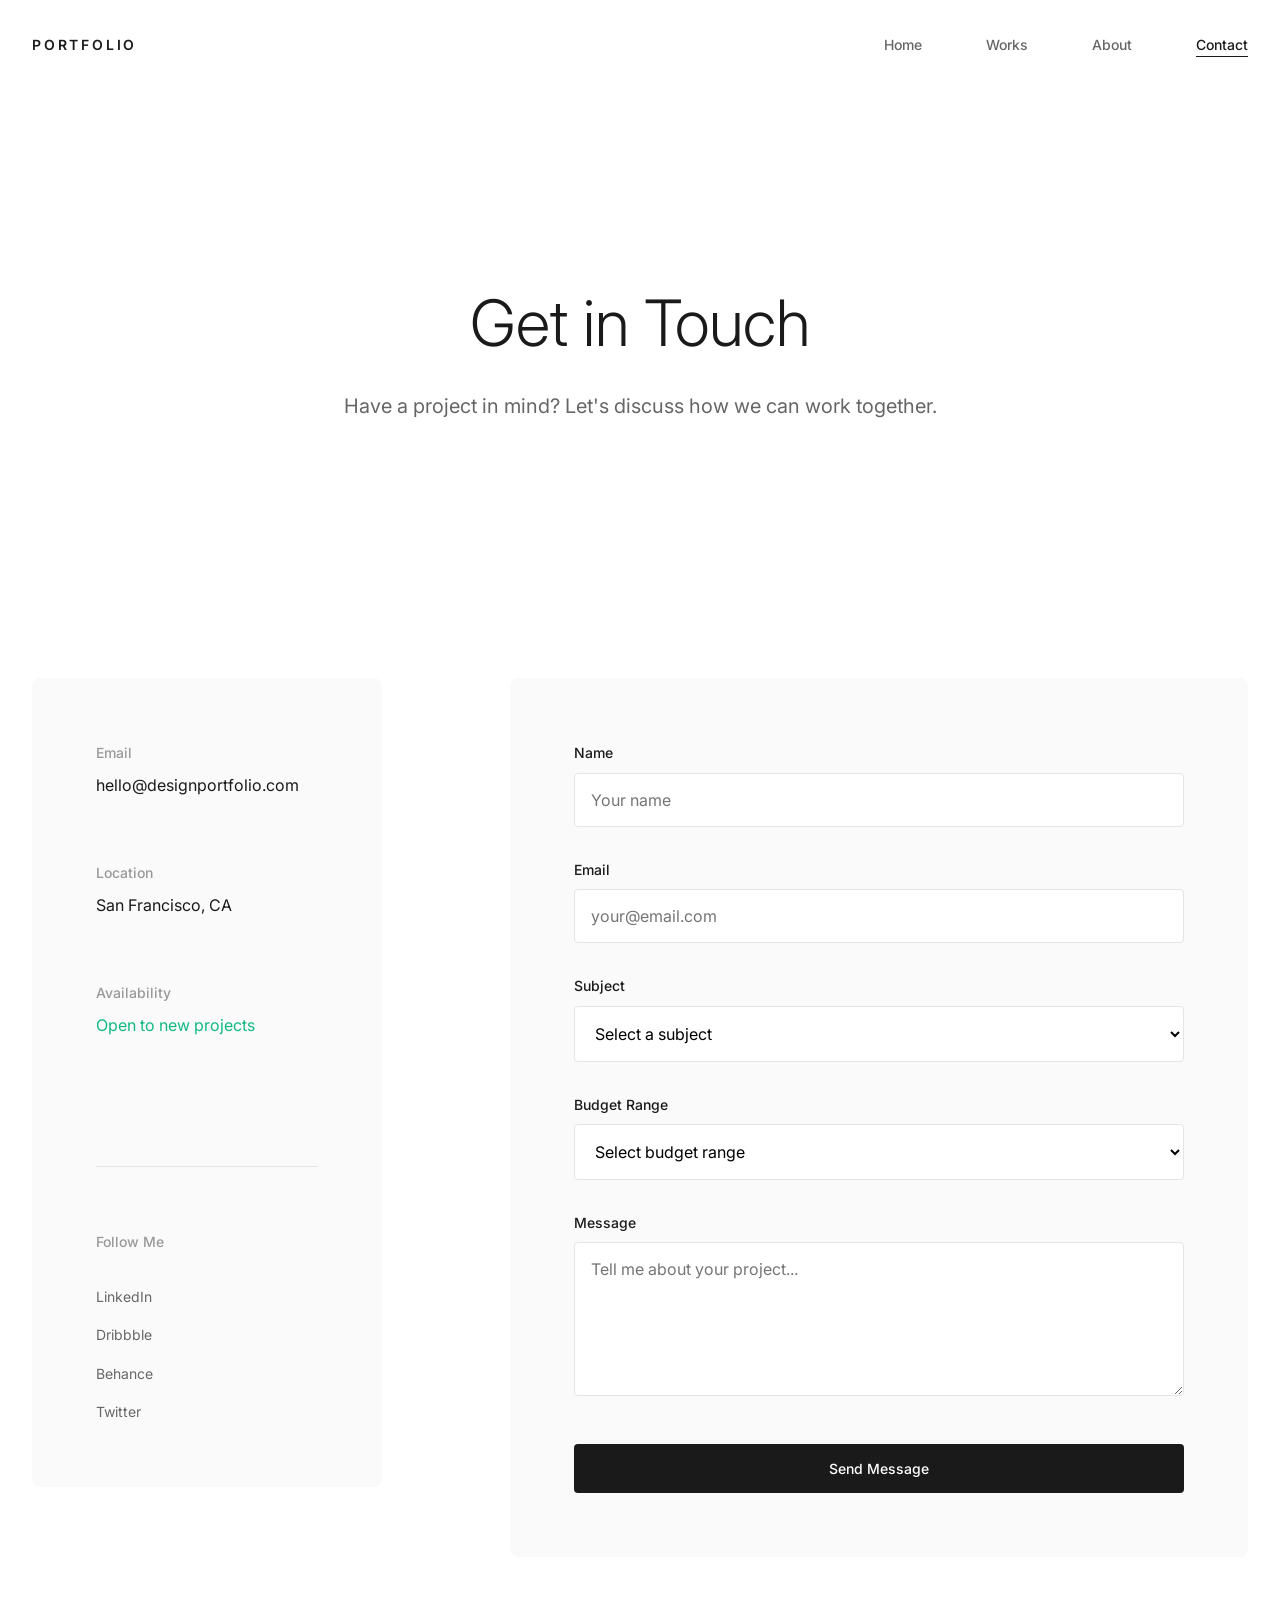
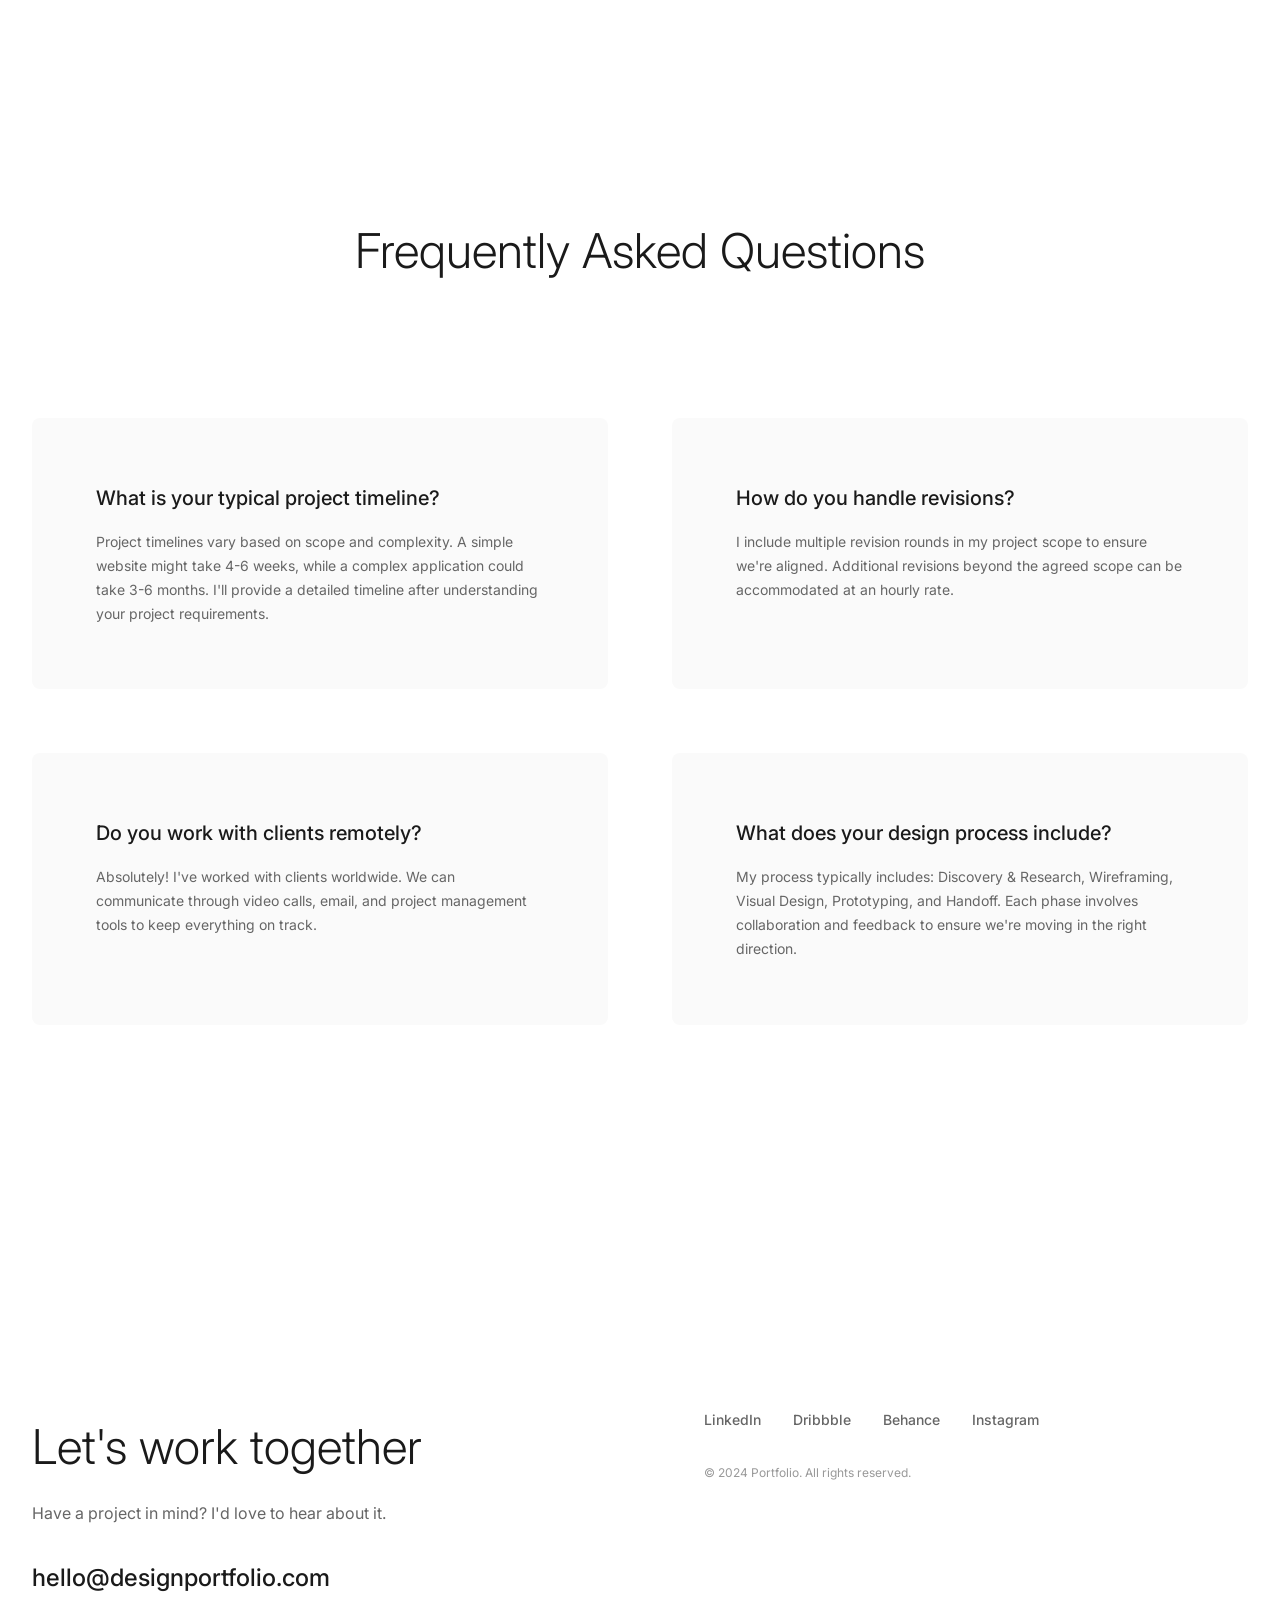
<file: contact.html>
<!DOCTYPE html>
<html lang="zh-CN">
<head>
    <meta charset="UTF-8">
    <meta name="viewport" content="width=device-width, initial-scale=1.0">
    <title>Contact | Portfolio</title>
    <link rel="stylesheet" href="css/style.css">
    <link rel="stylesheet" href="css/additional.css">
    <link rel="preconnect" href="https://fonts.googleapis.com">
    <link rel="preconnect" href="https://fonts.gstatic.com" crossorigin>
    <link href="https://fonts.googleapis.com/css2?family=Inter:wght@300;400;500;600&display=swap" rel="stylesheet">
</head>
<body>
    <!-- Navigation -->
    <nav class="nav">
        <div class="nav-logo">
            <a href="index.html">PORTFOLIO</a>
        </div>
        <ul class="nav-links">
            <li><a href="index.html">Home</a></li>
            <li><a href="works.html">Works</a></li>
            <li><a href="about.html">About</a></li>
            <li><a href="contact.html" class="active">Contact</a></li>
        </ul>
        <button class="nav-toggle" aria-label="Toggle menu">
            <span></span>
            <span></span>
            <span></span>
        </button>
    </nav>

    <!-- Page Header -->
    <header class="page-header">
        <h1 class="page-title">Get in Touch</h1>
        <p class="page-subtitle">Have a project in mind? Let's discuss how we can work together.</p>
    </header>

    <!-- Contact Section -->
    <section class="contact-main">
        <div class="contact-info">
            <div class="contact-item">
                <h3 class="contact-label">Email</h3>
                <a href="mailto:hello@designportfolio.com" class="contact-value">hello@designportfolio.com</a>
            </div>
            <div class="contact-item">
                <h3 class="contact-label">Location</h3>
                <p class="contact-value">San Francisco, CA</p>
            </div>
            <div class="contact-item">
                <h3 class="contact-label">Availability</h3>
                <p class="contact-value available">Open to new projects</p>
            </div>
            
            <div class="social-links">
                <h3 class="social-label">Follow Me</h3>
                <div class="social-icons">
                    <a href="#" class="social-icon">LinkedIn</a>
                    <a href="#" class="social-icon">Dribbble</a>
                    <a href="#" class="social-icon">Behance</a>
                    <a href="#" class="social-icon">Twitter</a>
                </div>
            </div>
        </div>

        <div class="contact-form-wrapper">
            <form class="contact-form" id="contactForm">
                <div class="form-group">
                    <label for="name" class="form-label">Name</label>
                    <input type="text" id="name" name="name" class="form-input" placeholder="Your name" required>
                </div>
                <div class="form-group">
                    <label for="email" class="form-label">Email</label>
                    <input type="email" id="email" name="email" class="form-input" placeholder="your@email.com" required>
                </div>
                <div class="form-group">
                    <label for="subject" class="form-label">Subject</label>
                    <select id="subject" name="subject" class="form-input form-select" required>
                        <option value="">Select a subject</option>
                        <option value="project">Project Inquiry</option>
                        <option value="collaboration">Collaboration</option>
                        <option value="freelance">Freelance Opportunity</option>
                        <option value="other">Other</option>
                    </select>
                </div>
                <div class="form-group">
                    <label for="budget" class="form-label">Budget Range</label>
                    <select id="budget" name="budget" class="form-input form-select">
                        <option value="">Select budget range</option>
                        <option value="small">$1,000 - $5,000</option>
                        <option value="medium">$5,000 - $15,000</option>
                        <option value="large">$15,000 - $50,000</option>
                        <option value="enterprise">$50,000+</option>
                    </select>
                </div>
                <div class="form-group">
                    <label for="message" class="form-label">Message</label>
                    <textarea id="message" name="message" class="form-input form-textarea" placeholder="Tell me about your project..." rows="6" required></textarea>
                </div>
                <button type="submit" class="btn btn-primary btn-submit">
                    <span class="btn-text">Send Message</span>
                    <span class="btn-loading" style="display: none;">Sending...</span>
                </button>
            </form>
        </div>
    </section>

    <!-- FAQ Section -->
    <section class="faq">
        <div class="section-header">
            <h2 class="section-title">Frequently Asked Questions</h2>
        </div>
        <div class="faq-grid">
            <div class="faq-item">
                <h3 class="faq-question">What is your typical project timeline?</h3>
                <p class="faq-answer">Project timelines vary based on scope and complexity. A simple website might take 4-6 weeks, while a complex application could take 3-6 months. I'll provide a detailed timeline after understanding your project requirements.</p>
            </div>
            <div class="faq-item">
                <h3 class="faq-question">How do you handle revisions?</h3>
                <p class="faq-answer">I include multiple revision rounds in my project scope to ensure we're aligned. Additional revisions beyond the agreed scope can be accommodated at an hourly rate.</p>
            </div>
            <div class="faq-item">
                <h3 class="faq-question">Do you work with clients remotely?</h3>
                <p class="faq-answer">Absolutely! I've worked with clients worldwide. We can communicate through video calls, email, and project management tools to keep everything on track.</p>
            </div>
            <div class="faq-item">
                <h3 class="faq-question">What does your design process include?</h3>
                <p class="faq-answer">My process typically includes: Discovery & Research, Wireframing, Visual Design, Prototyping, and Handoff. Each phase involves collaboration and feedback to ensure we're moving in the right direction.</p>
            </div>
        </div>
    </section>

    <!-- Footer -->
    <footer class="footer">
        <div class="footer-content">
            <div class="footer-main">
                <h3 class="footer-title">Let's work together</h3>
                <p class="footer-description">Have a project in mind? I'd love to hear about it.</p>
                <a href="mailto:hello@designportfolio.com" class="footer-email">hello@designportfolio.com</a>
            </div>
            <div class="footer-links">
                <div class="footer-social">
                    <a href="#" class="social-link">LinkedIn</a>
                    <a href="#" class="social-link">Dribbble</a>
                    <a href="#" class="social-link">Behance</a>
                    <a href="#" class="social-link">Instagram</a>
                </div>
                <p class="footer-copyright">© 2024 Portfolio. All rights reserved.</p>
            </div>
        </div>
    </footer>

    <script src="js/main.js"></script>
</body>
</html>
</file>
<file: css/style.css>
/* ====================
   CSS Variables
   ==================== */
:root {
    /* Colors */
    --color-bg: #ffffff;
    --color-bg-secondary: #fafafa;
    --color-text: #1a1a1a;
    --color-text-secondary: #666666;
    --color-text-muted: #999999;
    --color-accent: #2563eb;
    --color-border: #e5e5e5;
    --color-overlay: rgba(0, 0, 0, 0.3);
    
    /* Typography */
    --font-primary: 'Inter', -apple-system, BlinkMacSystemFont, 'Segoe UI', sans-serif;
    --font-size-xs: 0.75rem;
    --font-size-sm: 0.875rem;
    --font-size-base: 1rem;
    --font-size-lg: 1.25rem;
    --font-size-xl: 1.5rem;
    --font-size-2xl: 2rem;
    --font-size-3xl: 3rem;
    --font-size-4xl: 4rem;
    --font-size-5xl: 5rem;
    
    /* Spacing */
    --spacing-xs: 0.5rem;
    --spacing-sm: 1rem;
    --spacing-md: 2rem;
    --spacing-lg: 4rem;
    --spacing-xl: 8rem;
    --spacing-2xl: 12rem;
    
    /* Transitions */
    --transition-fast: 0.2s ease;
    --transition-base: 0.3s ease;
    --transition-slow: 0.5s ease;
    
    /* Container */
    --container-max: 1400px;
    --container-padding: 2rem;
}

/* ====================
   Reset & Base
   ==================== */
*, *::before, *::after {
    margin: 0;
    padding: 0;
    box-sizing: border-box;
}

html {
    scroll-behavior: smooth;
    font-size: 16px;
}

body {
    font-family: var(--font-primary);
    background-color: var(--color-bg);
    color: var(--color-text);
    line-height: 1.6;
    -webkit-font-smoothing: antialiased;
    -moz-osx-font-smoothing: grayscale;
}

a {
    color: inherit;
    text-decoration: none;
}

img {
    max-width: 100%;
    height: auto;
    display: block;
}

button {
    font-family: inherit;
    cursor: pointer;
    border: none;
    background: none;
}

ul {
    list-style: none;
}

/* ====================
   Navigation
   ==================== */
.nav {
    position: fixed;
    top: 0;
    left: 0;
    right: 0;
    z-index: 1000;
    display: flex;
    justify-content: space-between;
    align-items: center;
    padding: var(--spacing-md) var(--container-padding);
    background: rgba(255, 255, 255, 0.9);
    backdrop-filter: blur(20px);
    border-bottom: 1px solid transparent;
    transition: var(--transition-base);
}

.nav-logo a {
    font-size: var(--font-size-sm);
    font-weight: 600;
    letter-spacing: 0.2em;
    text-transform: uppercase;
}

.nav-links {
    display: flex;
    gap: var(--spacing-lg);
}

.nav-links a {
    font-size: var(--font-size-sm);
    font-weight: 500;
    color: var(--color-text-secondary);
    transition: color var(--transition-fast);
    position: relative;
}

.nav-links a::after {
    content: '';
    position: absolute;
    bottom: -4px;
    left: 0;
    width: 0;
    height: 1px;
    background: var(--color-text);
    transition: width var(--transition-base);
}

.nav-links a:hover,
.nav-links a.active {
    color: var(--color-text);
}

.nav-links a:hover::after,
.nav-links a.active::after {
    width: 100%;
}

.nav-toggle {
    display: none;
    flex-direction: column;
    gap: 5px;
    padding: 5px;
}

.nav-toggle span {
    width: 24px;
    height: 2px;
    background: var(--color-text);
    transition: var(--transition-fast);
}

/* ====================
   Buttons
   ==================== */
.btn {
    display: inline-flex;
    align-items: center;
    justify-content: center;
    padding: 1rem 2rem;
    font-size: var(--font-size-sm);
    font-weight: 500;
    border-radius: 4px;
    transition: all var(--transition-base);
}

.btn-primary {
    background: var(--color-text);
    color: var(--color-bg);
}

.btn-primary:hover {
    background: var(--color-text-secondary);
    transform: translateY(-2px);
}

.btn-secondary {
    background: transparent;
    color: var(--color-text);
    border: 1px solid var(--color-border);
}

.btn-secondary:hover {
    border-color: var(--color-text);
    transform: translateY(-2px);
}

.btn-outline {
    background: transparent;
    color: var(--color-text);
    border: 1px solid var(--color-border);
}

.btn-outline:hover {
    background: var(--color-text);
    color: var(--color-bg);
    transform: translateY(-2px);
}

/* ====================
   Hero Section
   ==================== */
.hero {
    min-height: 100vh;
    display: grid;
    grid-template-columns: 1fr 1fr;
    gap: var(--spacing-xl);
    align-items: center;
    padding: var(--spacing-2xl) var(--container-padding);
    max-width: var(--container-max);
    margin: 0 auto;
}

.hero-subtitle {
    font-size: var(--font-size-sm);
    font-weight: 500;
    color: var(--color-text-muted);
    letter-spacing: 0.2em;
    text-transform: uppercase;
    margin-bottom: var(--spacing-md);
}

.hero-title {
    font-size: var(--font-size-4xl);
    font-weight: 300;
    line-height: 1.1;
    margin-bottom: var(--spacing-md);
}

.hero-title .highlight {
    font-weight: 500;
    color: var(--color-text-secondary);
}

.hero-description {
    font-size: var(--font-size-lg);
    color: var(--color-text-secondary);
    max-width: 500px;
    margin-bottom: var(--spacing-lg);
}

.hero-cta {
    display: flex;
    gap: var(--spacing-sm);
}

.hero-visual {
    position: relative;
}

.hero-image-wrapper {
    position: relative;
    overflow: hidden;
    border-radius: 8px;
}

.hero-image {
    width: 100%;
    height: 600px;
    object-fit: cover;
    transition: transform var(--transition-slow);
}

.hero-image-wrapper:hover .hero-image {
    transform: scale(1.05);
}

.hero-overlay {
    position: absolute;
    inset: 0;
    background: linear-gradient(45deg, rgba(37, 99, 235, 0.1), rgba(139, 92, 246, 0.1));
}

/* ====================
   Section Styles
   ==================== */
.section-header {
    text-align: center;
    margin-bottom: var(--spacing-xl);
}

.section-title {
    font-size: var(--font-size-3xl);
    font-weight: 300;
    margin-bottom: var(--spacing-sm);
}

.section-subtitle {
    font-size: var(--font-size-base);
    color: var(--color-text-muted);
}

.section-footer {
    text-align: center;
    margin-top: var(--spacing-xl);
}

/* ====================
   Featured Works
   ==================== */
.featured-works {
    padding: var(--spacing-2xl) var(--container-padding);
    max-width: var(--container-max);
    margin: 0 auto;
}

.works-grid {
    display: grid;
    grid-template-columns: repeat(3, 1fr);
    gap: var(--spacing-lg);
}

.work-card {
    cursor: pointer;
}

.work-image {
    position: relative;
    overflow: hidden;
    border-radius: 8px;
    margin-bottom: var(--spacing-md);
}

.work-image img {
    width: 100%;
    height: 350px;
    object-fit: cover;
    transition: transform var(--transition-slow);
}

.work-card:hover .work-image img {
    transform: scale(1.05);
}

.work-overlay {
    position: absolute;
    inset: 0;
    background: var(--color-overlay);
    display: flex;
    align-items: center;
    justify-content: center;
    opacity: 0;
    transition: opacity var(--transition-base);
}

.work-card:hover .work-overlay {
    opacity: 1;
}

.work-category {
    font-size: var(--font-size-sm);
    font-weight: 500;
    color: var(--color-bg);
    padding: var(--spacing-sm) var(--spacing-md);
    border: 1px solid rgba(255, 255, 255, 0.5);
    border-radius: 4px;
}

.work-info {
    padding: 0 var(--spacing-xs);
}

.work-title {
    font-size: var(--font-size-xl);
    font-weight: 500;
    margin-bottom: var(--spacing-xs);
}

.work-description {
    font-size: var(--font-size-sm);
    color: var(--color-text-secondary);
    margin-bottom: var(--spacing-sm);
}

.work-link {
    font-size: var(--font-size-sm);
    font-weight: 500;
    color: var(--color-accent);
}

/* ====================
   Process Section
   ==================== */
.process {
    padding: var(--spacing-2xl) var(--container-padding);
    max-width: var(--container-max);
    margin: 0 auto;
}

.process-grid {
    display: grid;
    grid-template-columns: repeat(4, 1fr);
    gap: var(--spacing-lg);
}

.process-item {
    padding: var(--spacing-lg);
    background: var(--color-bg-secondary);
    border-radius: 8px;
    transition: transform var(--transition-base);
}

.process-item:hover {
    transform: translateY(-4px);
}

.process-number {
    font-size: var(--font-size-3xl);
    font-weight: 200;
    color: var(--color-text-muted);
    margin-bottom: var(--spacing-md);
}

.process-title {
    font-size: var(--font-size-lg);
    font-weight: 500;
    margin-bottom: var(--spacing-sm);
}

.process-description {
    font-size: var(--font-size-sm);
    color: var(--color-text-secondary);
    line-height: 1.7;
}

/* ====================
   Stats Section
   ==================== */
.stats {
    padding: var(--spacing-xl) var(--container-padding);
    background: var(--color-bg-secondary);
}

.stats-grid {
    display: grid;
    grid-template-columns: repeat(4, 1fr);
    gap: var(--spacing-lg);
    max-width: var(--container-max);
    margin: 0 auto;
    text-align: center;
}

.stat-item {
    padding: var(--spacing-md);
}

.stat-number {
    font-size: var(--font-size-4xl);
    font-weight: 300;
    display: block;
    margin-bottom: var(--spacing-xs);
}

.stat-label {
    font-size: var(--font-size-sm);
    color: var(--color-text-secondary);
}

/* ====================
   Footer
   ==================== */
.footer {
    padding: var(--spacing-2xl) var(--container-padding);
}

.footer-content {
    display: grid;
    grid-template-columns: 1fr 1fr;
    gap: var(--spacing-xl);
    max-width: var(--container-max);
    margin: 0 auto;
}

.footer-title {
    font-size: var(--font-size-3xl);
    font-weight: 300;
    margin-bottom: var(--spacing-sm);
}

.footer-description {
    font-size: var(--font-size-base);
    color: var(--color-text-secondary);
    margin-bottom: var(--spacing-md);
}

.footer-email {
    font-size: var(--font-size-xl);
    font-weight: 500;
    color: var(--color-text);
    transition: color var(--transition-fast);
}

.footer-email:hover {
    color: var(--color-accent);
}

.footer-social {
    display: flex;
    gap: var(--spacing-md);
    margin-bottom: var(--spacing-md);
}

.social-link {
    font-size: var(--font-size-sm);
    font-weight: 500;
    color: var(--color-text-secondary);
    transition: color var(--transition-fast);
}

.social-link:hover {
    color: var(--color-text);
}

.footer-copyright {
    font-size: var(--font-size-xs);
    color: var(--color-text-muted);
}

/* ====================
   Responsive Design
   ==================== */
@media (max-width: 1200px) {
    .works-grid {
        grid-template-columns: repeat(2, 1fr);
    }
    
    .process-grid {
        grid-template-columns: repeat(2, 1fr);
    }
}

@media (max-width: 992px) {
    .hero {
        grid-template-columns: 1fr;
        text-align: center;
        gap: var(--spacing-lg);
    }
    
    .hero-description {
        margin-left: auto;
        margin-right: auto;
    }
    
    .hero-cta {
        justify-content: center;
    }
    
    .hero-visual {
        order: -1;
    }
    
    .hero-image {
        height: 400px;
    }
    
    .stats-grid {
        grid-template-columns: repeat(2, 1fr);
    }
}

@media (max-width: 768px) {
    :root {
        --container-padding: 1.5rem;
        --font-size-4xl: 2.5rem;
    }
    
    .nav-links {
        display: none;
    }
    
    .nav-toggle {
        display: flex;
    }
    
    .works-grid {
        grid-template-columns: 1fr;
    }
    
    .process-grid {
        grid-template-columns: 1fr;
    }
    
    .footer-content {
        grid-template-columns: 1fr;
        text-align: center;
    }
    
    .footer-social {
        justify-content: center;
    }
}

@media (max-width: 480px) {
    .hero-title {
        font-size: var(--font-size-2xl);
    }
    
    .hero-cta {
        flex-direction: column;
    }
    
    .stats-grid {
        grid-template-columns: 1fr;
    }
}
</file>
<file: css/additional.css>
/* ====================
   Page Header (Common)
   ==================== */
.page-header {
    padding: var(--spacing-2xl) var(--container-padding);
    text-align: center;
    max-width: var(--container-max);
    margin: 0 auto;
    padding-top: calc(var(--spacing-2xl) + 80px);
}

.page-title {
    font-size: var(--font-size-4xl);
    font-weight: 300;
    margin-bottom: var(--spacing-sm);
}

.page-subtitle {
    font-size: var(--font-size-lg);
    color: var(--color-text-secondary);
    max-width: 600px;
    margin: 0 auto;
}

/* ====================
   Works Page Styles
   ==================== */
.work-filters {
    padding: var(--spacing-md) var(--container-padding);
    text-align: center;
    max-width: var(--container-max);
    margin: 0 auto;
}

.filter-tags {
    display: flex;
    flex-wrap: wrap;
    justify-content: center;
    gap: var(--spacing-sm);
}

.filter-tag {
    padding: 0.5rem 1.5rem;
    font-size: var(--font-size-sm);
    font-weight: 500;
    color: var(--color-text-secondary);
    border: 1px solid var(--color-border);
    border-radius: 100px;
    transition: all var(--transition-fast);
}

.filter-tag:hover,
.filter-tag.active {
    background: var(--color-text);
    color: var(--color-bg);
    border-color: var(--color-text);
}

.works-showcase {
    padding: var(--spacing-lg) var(--container-padding);
    max-width: var(--container-max);
    margin: 0 auto;
}

.works-grid.large {
    display: grid;
    grid-template-columns: repeat(2, 1fr);
    gap: var(--spacing-lg);
}

.work-card.featured {
    grid-column: span 2;
}

.work-card.featured .work-image img {
    height: 500px;
}

.work-tags {
    display: flex;
    flex-wrap: wrap;
    gap: var(--spacing-xs);
    margin-bottom: var(--spacing-sm);
}

.tag {
    font-size: var(--font-size-xs);
    font-weight: 500;
    color: var(--color-text-muted);
    padding: 0.25rem 0.75rem;
    background: var(--color-bg-secondary);
    border-radius: 100px;
}

.work-meta {
    display: flex;
    gap: var(--spacing-md);
    margin: var(--spacing-sm) 0;
    font-size: var(--font-size-sm);
    color: var(--color-text-muted);
}

.work-client::before {
    content: '•';
    margin-right: var(--spacing-sm);
}

/* CTA Section */
.cta-section {
    padding: var(--spacing-2xl) var(--container-padding);
    background: var(--color-bg-secondary);
}

.cta-content {
    max-width: 600px;
    margin: 0 auto;
    text-align: center;
}

.cta-title {
    font-size: var(--font-size-3xl);
    font-weight: 300;
    margin-bottom: var(--spacing-sm);
}

.cta-description {
    font-size: var(--font-size-base);
    color: var(--color-text-secondary);
    margin-bottom: var(--spacing-lg);
}

/* ====================
   About Page Styles
   ==================== */
.about-main {
    display: grid;
    grid-template-columns: 400px 1fr;
    gap: var(--spacing-xl);
    padding: var(--spacing-lg) var(--container-padding);
    max-width: var(--container-max);
    margin: 0 auto;
}

.about-image {
    position: relative;
}

.about-image img {
    width: 100%;
    height: 500px;
    object-fit: cover;
    border-radius: 8px;
}

.about-content {
    padding: var(--spacing-md) 0;
}

.about-heading {
    font-size: var(--font-size-2xl);
    font-weight: 300;
    margin-bottom: var(--spacing-md);
}

.about-text {
    font-size: var(--font-size-base);
    color: var(--color-text-secondary);
    line-height: 1.8;
    margin-bottom: var(--spacing-md);
}

.about-skills {
    margin-top: var(--spacing-xl);
    padding-top: var(--spacing-xl);
    border-top: 1px solid var(--color-border);
}

.skills-title {
    font-size: var(--font-size-lg);
    font-weight: 500;
    margin-bottom: var(--spacing-lg);
}

.skills-grid {
    display: grid;
    grid-template-columns: repeat(3, 1fr);
    gap: var(--spacing-lg);
}

.skill-category-title {
    font-size: var(--font-size-sm);
    font-weight: 600;
    margin-bottom: var(--spacing-sm);
    color: var(--color-text);
}

.skill-list li {
    font-size: var(--font-size-sm);
    color: var(--color-text-secondary);
    padding: 0.25rem 0;
}

/* Experience Timeline */
.experience {
    padding: var(--spacing-2xl) var(--container-padding);
    max-width: var(--container-max);
    margin: 0 auto;
}

.timeline {
    position: relative;
    max-width: 800px;
    margin: 0 auto;
}

.timeline::before {
    content: '';
    position: absolute;
    left: 0;
    top: 0;
    bottom: 0;
    width: 1px;
    background: var(--color-border);
}

.timeline-item {
    position: relative;
    padding-left: var(--spacing-xl);
    padding-bottom: var(--spacing-xl);
}

.timeline-item:last-child {
    padding-bottom: 0;
}

.timeline-marker {
    position: absolute;
    left: -4px;
    top: 8px;
    width: 9px;
    height: 9px;
    background: var(--color-bg);
    border: 2px solid var(--color-text);
    border-radius: 50%;
}

.timeline-date {
    font-size: var(--font-size-sm);
    color: var(--color-text-muted);
    display: block;
    margin-bottom: var(--spacing-xs);
}

.timeline-title {
    font-size: var(--font-size-lg);
    font-weight: 500;
    margin-bottom: 0.25rem;
}

.timeline-company {
    font-size: var(--font-size-base);
    color: var(--color-accent);
    margin-bottom: var(--spacing-sm);
}

.timeline-description {
    font-size: var(--font-size-sm);
    color: var(--color-text-secondary);
    line-height: 1.7;
}

/* Services */
.services {
    padding: var(--spacing-2xl) var(--container-padding);
    background: var(--color-bg-secondary);
}

.services-grid {
    display: grid;
    grid-template-columns: repeat(4, 1fr);
    gap: var(--spacing-lg);
    max-width: var(--container-max);
    margin: 0 auto;
}

.service-card {
    padding: var(--spacing-lg);
    background: var(--color-bg);
    border-radius: 8px;
    transition: transform var(--transition-base);
}

.service-card:hover {
    transform: translateY(-4px);
}

.service-icon {
    font-size: var(--font-size-3xl);
    font-weight: 200;
    color: var(--color-text-muted);
    margin-bottom: var(--spacing-md);
}

.service-title {
    font-size: var(--font-size-lg);
    font-weight: 500;
    margin-bottom: var(--spacing-sm);
}

.service-description {
    font-size: var(--font-size-sm);
    color: var(--color-text-secondary);
    line-height: 1.7;
}

/* ====================
   Contact Page Styles
   ==================== */
.contact-main {
    display: grid;
    grid-template-columns: 350px 1fr;
    gap: var(--spacing-xl);
    padding: var(--spacing-lg) var(--container-padding);
    max-width: var(--container-max);
    margin: 0 auto;
}

.contact-info {
    padding: var(--spacing-lg);
    background: var(--color-bg-secondary);
    border-radius: 8px;
    height: fit-content;
}

.contact-item {
    margin-bottom: var(--spacing-lg);
}

.contact-label {
    font-size: var(--font-size-sm);
    font-weight: 500;
    color: var(--color-text-muted);
    margin-bottom: 0.5rem;
}

.contact-value {
    font-size: var(--font-size-base);
    color: var(--color-text);
    transition: color var(--transition-fast);
}

.contact-value:hover {
    color: var(--color-accent);
}

.contact-value.available {
    color: #10b981;
}

.social-links {
    margin-top: var(--spacing-xl);
    padding-top: var(--spacing-lg);
    border-top: 1px solid var(--color-border);
}

.social-label {
    font-size: var(--font-size-sm);
    font-weight: 500;
    color: var(--color-text-muted);
    margin-bottom: var(--spacing-md);
}

.social-icons {
    display: flex;
    flex-direction: column;
    gap: var(--spacing-sm);
}

.social-icon {
    font-size: var(--font-size-sm);
    color: var(--color-text-secondary);
    transition: color var(--transition-fast);
}

.social-icon:hover {
    color: var(--color-text);
}

/* Contact Form */
.contact-form-wrapper {
    padding: var(--spacing-lg);
    background: var(--color-bg-secondary);
    border-radius: 8px;
}

.contact-form {
    display: grid;
    gap: var(--spacing-md);
}

.form-group {
    display: flex;
    flex-direction: column;
}

.form-label {
    font-size: var(--font-size-sm);
    font-weight: 500;
    margin-bottom: 0.5rem;
}

.form-input,
.form-select,
.form-textarea {
    padding: 1rem;
    font-size: var(--font-size-base);
    font-family: inherit;
    border: 1px solid var(--color-border);
    border-radius: 4px;
    background: var(--color-bg);
    transition: border-color var(--transition-fast);
}

.form-input:focus,
.form-select:focus,
.form-textarea:focus {
    outline: none;
    border-color: var(--color-text);
}

.form-textarea {
    resize: vertical;
    min-height: 150px;
}

.btn-submit {
    width: 100%;
    margin-top: var(--spacing-sm);
}

/* FAQ Section */
.faq {
    padding: var(--spacing-2xl) var(--container-padding);
    max-width: var(--container-max);
    margin: 0 auto;
}

.faq-grid {
    display: grid;
    grid-template-columns: repeat(2, 1fr);
    gap: var(--spacing-lg);
}

.faq-item {
    padding: var(--spacing-lg);
    background: var(--color-bg-secondary);
    border-radius: 8px;
}

.faq-question {
    font-size: var(--font-size-lg);
    font-weight: 500;
    margin-bottom: var(--spacing-sm);
}

.faq-answer {
    font-size: var(--font-size-sm);
    color: var(--color-text-secondary);
    line-height: 1.7;
}

/* ====================
   Responsive Updates
   ==================== */
@media (max-width: 1200px) {
    .services-grid {
        grid-template-columns: repeat(2, 1fr);
    }
    
    .works-grid.large {
        grid-template-columns: 1fr;
    }
    
    .work-card.featured {
        grid-column: span 1;
    }
    
    .work-card.featured .work-image img {
        height: 350px;
    }
}

@media (max-width: 992px) {
    .about-main {
        grid-template-columns: 1fr;
    }
    
    .about-image {
        max-width: 400px;
        margin: 0 auto;
    }
    
    .skills-grid {
        grid-template-columns: 1fr;
    }
    
    .contact-main {
        grid-template-columns: 1fr;
    }
    
    .contact-info {
        order: -1;
    }
    
    .social-icons {
        flex-direction: row;
        flex-wrap: wrap;
    }
}

@media (max-width: 768px) {
    .services-grid {
        grid-template-columns: 1fr;
    }
    
    .faq-grid {
        grid-template-columns: 1fr;
    }
}
</file>
